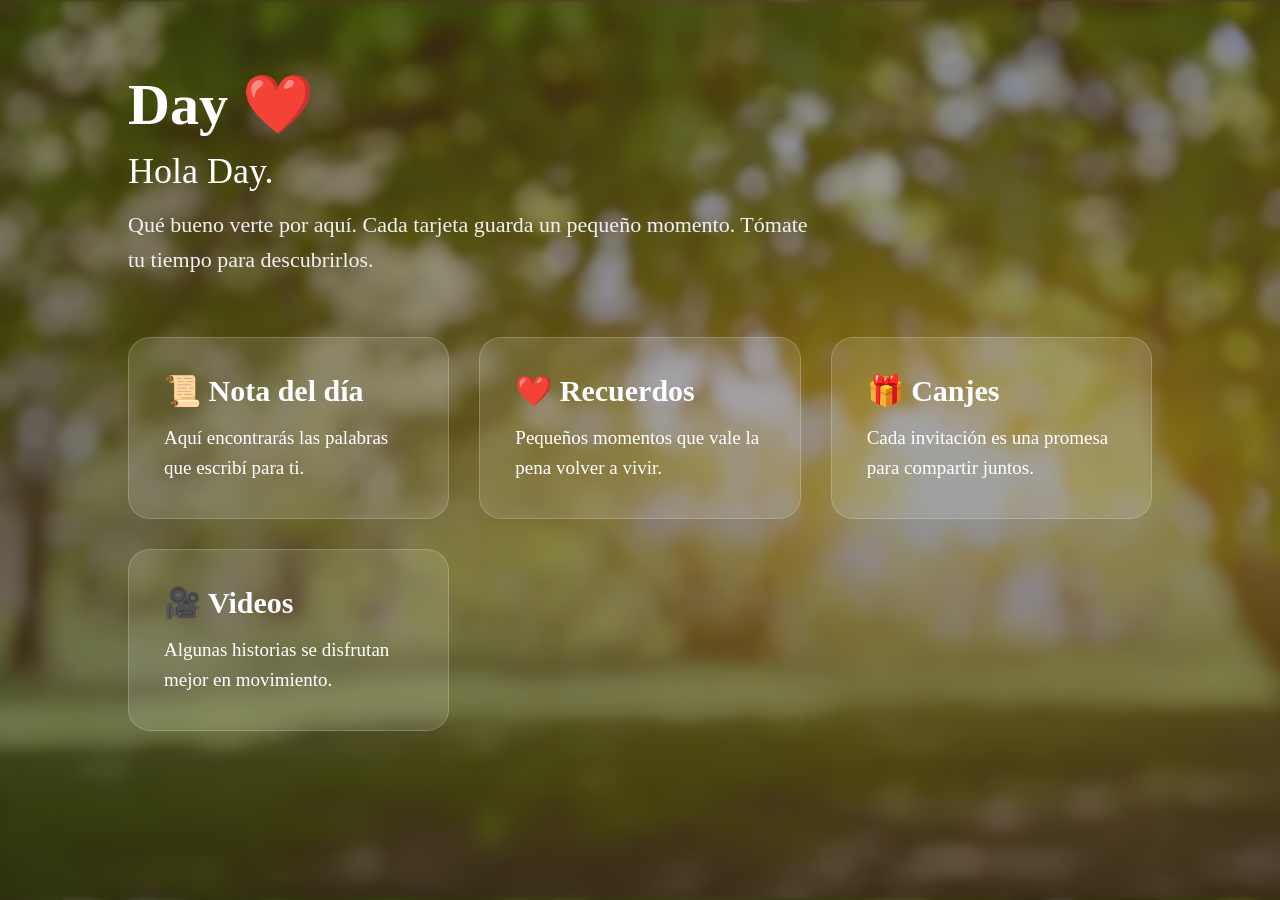
<file: principal.html>
<!DOCTYPE html>
<html lang="es">

<head>

<meta charset="UTF-8">
<meta name="viewport" content="width=device-width, initial-scale=1.0">

<title>Day ❤️</title>

<style>

*{
    margin:0;
    padding:0;
    box-sizing:border-box;
}

body{

    font-family:Georgia,serif;

    min-height:100vh;

    background:
    linear-gradient(
        rgba(20,20,20,.35),
        rgba(20,20,20,.55)
    ),
    url("bosque.jpeg");

    background-size:105%;
    background-position:center;

    animation:fondo 25s ease-in-out infinite alternate;

    color:white;

}

@keyframes fondo{

    from{

        background-size:105%;
        background-position:center;

    }

    to{

        background-size:112%;
        background-position:center;

    }

}

.capa{

    width:100%;
    min-height:100vh;

    backdrop-filter:blur(3px);

    padding:70px 10%;

}

header{

    margin-bottom:60px;

}

header h1{

    font-size:58px;

    margin-bottom:12px;

}

header h2{

    font-size:36px;

    font-weight:normal;

    margin-bottom:15px;

}

header p{

    font-size:22px;

    color:#f1f1f1;

    max-width:700px;

    line-height:35px;

}

.grid{

    display:grid;

    grid-template-columns:repeat(auto-fit,minmax(280px,1fr));

    gap:30px;

}

.card{

    background:rgba(255,255,255,.12);

    backdrop-filter:blur(12px);

    border:1px solid rgba(255,255,255,.20);

    border-radius:22px;

    padding:35px;

    transition:.45s;

    cursor:pointer;

}

.card:hover{

    transform:translateY(-10px);

    background:rgba(255,255,255,.18);

}

.card h3{

    font-size:30px;

    margin-bottom:15px;

}

.card p{

    font-size:19px;

    line-height:30px;

}

</style>

</head>

<body>

<div class="capa">

<header>

<h1>Day ❤️</h1>

<h2>Hola Day.</h2>

<p>

Qué bueno verte por aquí.

Cada tarjeta guarda un pequeño momento.
Tómate tu tiempo para descubrirlos.

</p>

</header>


<div class="grid">

<div class="card">

<h3>📜 Nota del día</h3>

<p>

Aquí encontrarás las palabras que escribí para ti.

</p>

</div>


<div class="card">

<h3>❤️ Recuerdos</h3>

<p>

Pequeños momentos que vale la pena volver a vivir.

</p>

</div>


<div class="card">

<h3>🎁 Canjes</h3>

<p>

Cada invitación es una promesa para compartir juntos.

</p>

</div>


<div class="card">

<h3>🎥 Videos</h3>

<p>

Algunas historias se disfrutan mejor en movimiento.

</p>

</div>

</div>

</div>

</body>

</html>
</file>
